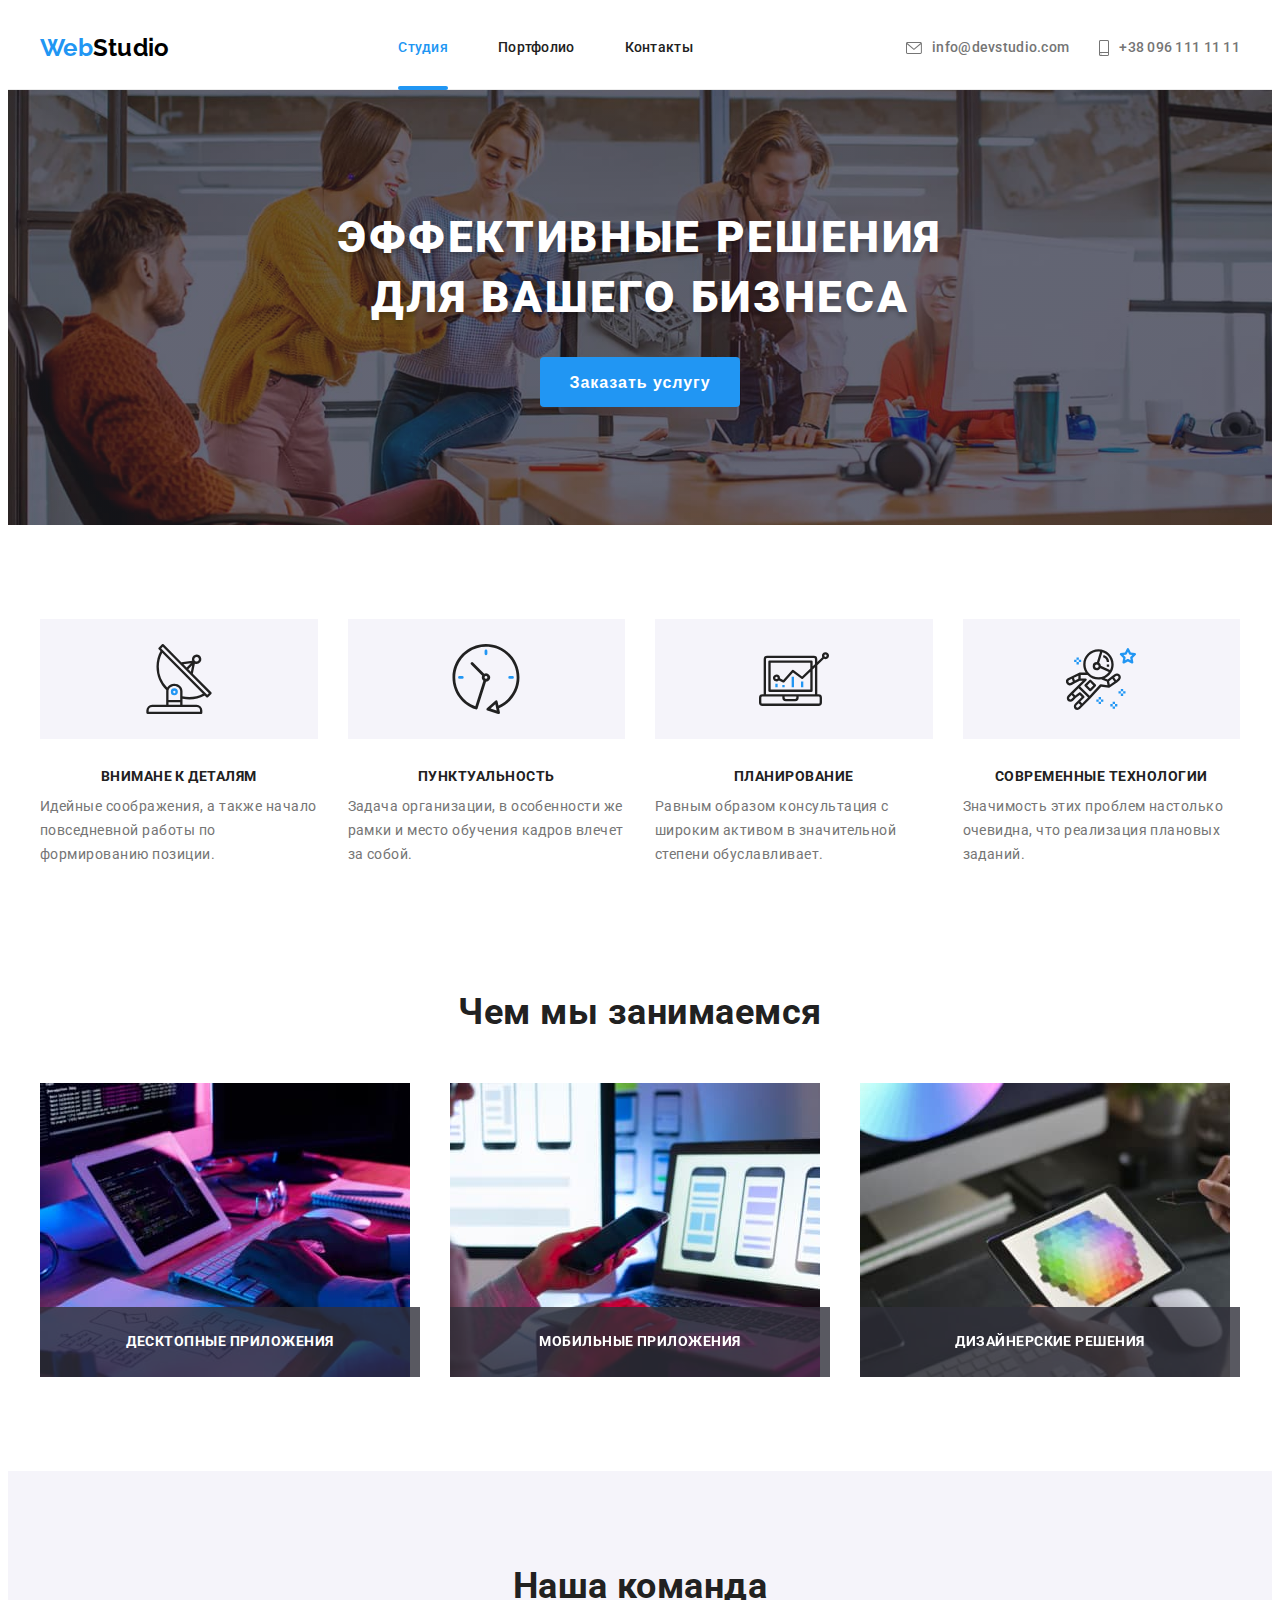
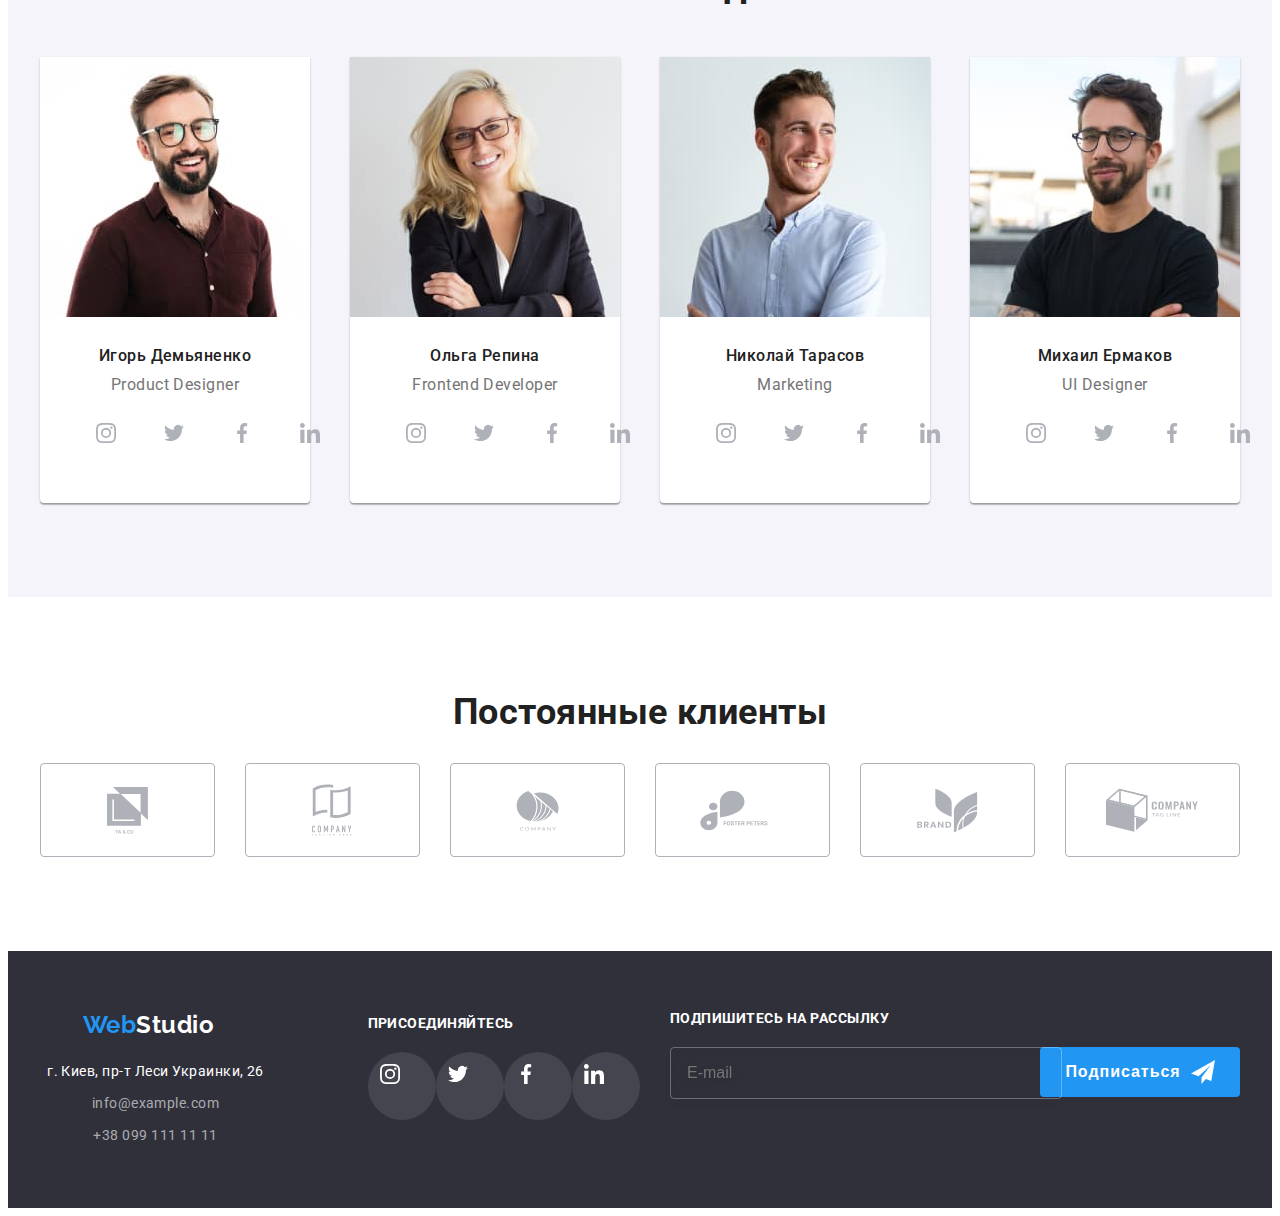
<file: index.html>
<!DOCTYPE html>
<html lang="ru">
<head>
    <meta charset="UTF-8">
    <meta http-equiv="X-UA-Compatible" content="IE=edge">
    <meta name="viewport" content="width=device-width, initial-scale=1.0">
    <title>Студия</title>
    <link href="https://fonts.googleapis.com/css2?family=Raleway:wght@700&family=Roboto:wght@400;500;700;900&display=swap"
        rel="stylesheet">
    <link rel="stylesheet" href="https://cdnjs.cloudflare.com/ajax/libs/modern-normalize/1.1.0/modern-normalize.min.css" integrity="sha512-wpPYUAdjBVSE4KJnH1VR1HeZfpl1ub8YT/NKx4PuQ5NmX2tKuGu6U/JRp5y+Y8XG2tV+wKQpNHVUX03MfMFn9Q==" crossorigin="anonymous" referrerpolicy="no-referrer" />
    <link rel="stylesheet" href="./css/main.min.css">
</head>
<body class="modal-open">
<!--Шапка-->
    <header class="header">
        <div class="container">
            <div class="box">
                
                    <a href="./index.html" class="logo header__logo">Web<span class="logo--black">Studio</span></a>
                                                
                <nav>
                    <ul class="site-nav">
                        <li class="site-nav__item"><a href="" class="site-nav__link current-link">Студия</a></li>
                        <li class="site-nav__item"><a href="./portfolio.html" class="site-nav__link">Портфолио</a></li>
                        <li class="site-nav__item"><a href=""class="site-nav__link">Контакты</a></li>
                    </ul>
                </nav>
                
                <ul class="contacts contacts-mar">
                    <li class="contacts__item"><a href="mailto:info@devstudio.com" class="contacts__link"><svg class="contact__icons contact__icon-mail" width="14" height="10">
                            <use href="./images/icon.svg#icon-mail"></use>
                        </svg>info@devstudio.com</a></li>
                    <li class="contacts__item"><a href="tel:+38 096 111 11 11" class="contacts__link"><svg class="contact__icons contact__icon-phone" width="10" height="14">
                            <use href="./images/icon.svg#icon-smartphone"></use>
                        </svg>+38 096 111 11 11</a></li>    
                </ul>
                <button type="button" class="mob-button-open"><svg width="40" height="40">
                        <use class="mob-icon-open" href="./images/icon.svg#icon-menu-open"></use>
                        </svg>
                </button>
                <div class="mob-menu is-hidden">
                    <button type="button" class="mob-button-close"><svg width="40" height="40">
                            <use class="mob-icon-close" href="./images/icon.svg#icon-close"></use>
                        </svg>
                    </button>
                    <nav>
                        <ul class="mob-nav">
                            <li class="mob-nav__item"><a href="" class="mob-nav__link mob-current-link">Студия</a></li>
                            <li class="mob-nav__item"><a href="./portfolio.html" class="mob-nav__link">Портфолио</a></li>
                            <li class="mob-nav__item"><a href="" class="mob-nav__link">Контакты</a></li>
                        </ul>
                    </nav>
                    
                    <div>
                        <ul class="mob-contacts">
                            <li class="mob-contacts__item"><a href="tel:+38 096 111 11 11" class="mob-contacts__tel">
                                    +38 096 111 11 11</a></li>
                            <li class="mob-contacts__item"><a href="mailto:info@devstudio.com" class="mob-contacts__link">
                                    info@devstudio.com</a></li>
                        </ul>
                        <ul class="mob-social-networks">
                            <li class="mob-social-item">
                                <a href="" class="mob-social-link">Instagram</a>
                            </li>
                            <li class="mob-social-item">
                                <a href="" class="mob-social-link">Twitter</a>
                            </li>
                            <li class="mob-social-item">
                                <a href="" class="mob-social-link">Facebook</a>
                            </li>
                            <li class="mob-social-item">
                                <a href="" class="mob-social-link">Linketdin</a>
                            </li>
                        </ul>
                    </div>
                </div>
            </div>
            
        </div>
    </header> 
<!--Фон-->
    <main>
        <section class="hero">
            <div class="container">
                <h1 class="hero__title">ЭФФЕКТИВНЫЕ РЕШЕНИЯ ДЛЯ ВАШЕГО БИЗНЕСА</h1>
                <button type="button" class="button button-mar" data-modal-open>Заказать услугу</button>
            </div>
        </section>
        <!--Описание-->
        <section class="section">
            <div class="container">
                    <ul class="description">
                        <li class="description__items">
                            <div class="description__icons-bg">
                                <svg width="70" height="70">
                                    <use href="./images/icon.svg#icon-antenna"></use>
                                </svg>
                            </div>
                            <h3 class="description__title">ВНИМАНЕ К ДЕТАЛЯМ</h3>
                            <p>
                                Идейные соображения, а также начало повседневной работы по формированию позиции.
                            </p>
                        </li>
                        <li class="description__items">
                            <div class="description__icons-bg">
                                <svg width="70" height="70">
                                    <use href="./images/icon.svg#icon-clock"></use>
                                </svg>
                            </div>
                            <h3 class="description__title">ПУНКТУАЛЬНОСТЬ</h3>
                            <p>
                                Задача организации, в особенности же рамки и место обучения кадров влечет за собой.</p>
                        </li>
                        <li class="description__items">
                            <div class="description__icons-bg">
                                <svg width="70" height="70">
                                    <use href="./images/icon.svg#icon-diagram"></use>
                                </svg>
                            </div>
                            <h3 class="description__title">ПЛАНИРОВАНИЕ</h3>
                            <p>
                                Равным образом консультация с широким активом в значительной степени обуславливает.
                            </p>
                        </li>
                        <li class="description__items">
                            <div class="description__icons-bg">
                                <svg width="70" height="70">
                                    <use href="./images/icon.svg#icon-astronaut"></use>
                                </svg>
                            </div>
                            <h3 class="description__title">СОВРЕМЕННЫЕ ТЕХНОЛОГИИ</h3>
                            <p>
                                Значимость этих проблем настолько очевидна, что реализация плановых заданий.
                            </p>
                        </li>
                    </ul>
                </div>
        </section>
        <!--Чем мы занимаемся-->
        <section class="works">
            <div class="container">
                    <h2 class="works__title">Чем мы занимаемся</h2>
                    <ul class="works-list">
                        <li class="works-list__item">
                            <a href="">
                                <img
                                srcset="./images/desktop-images/desktop-stydio/desctop-works-1x.jpg 1x, ./images/desktop-images/desktop-stydio/desctop-works-2x.jpg 2x" 
                                src="./images/desktop-images/desktop-stydio/desctop-works-1x.jpg" alt="разработка по" width="" />
                            </a>
                            <div class="works-list__overlay">
                                <h3 class="works-list__overay-title">ДЕСКТОПНЫЕ ПРИЛОЖЕНИЯ</h3>
                            </div>
                        </li>
                        
                        <li class="works-list__item">
                            <a href="">
                                <img 
                                srcset="./images/desktop-images/desktop-stydio/mobile-works-1x.jpg 1x, ./images/desktop-images/desktop-stydio/mobile-works-2x.jpg 2x"
                                src="./images/desktop-images/desktop-stydio/mobile-works-1x.jpg" alt="оформление меню телефона" width="" />
                            </a>
                            <div class="works-list__overlay">
                                <h3 class="works-list__overay-title">МОБИЛЬНЫЕ ПРИЛОЖЕНИЯ</h3>
                            </div>
                        </li>
                        <li class="works-list__item">
                            <a href="">
                                <img 
                                srcset="./images/desktop-images/desktop-stydio/designer-works-1x.jpg 1x, ./images/desktop-images/desktop-stydio/designer-works-2x.jpg 2x"
                                src="./images/desktop-images/desktop-stydio/designer-works-1x.jpg" alt="подбор цветовой гаммы" width="" />
                            </a>
                            <div class="works-list__overlay">
                                <h3 class="works-list__overay-title">ДИЗАЙНЕРСКИЕ РЕШЕНИЯ</h3>
                            </div>
                        </li>
                    </ul>
            </div>
        </section>
        <!--Наша команда-->
        <section class="team section">
            <div class="container">
                    <h2 class="team-title">Наша команда</h2>
                    <ul class="peoples">
                        <li class="card">
                            <picture>
                                <source
                                srcset="./images/desktop-images/desktop-stydio/ihor-demjanenko-desktop-1x.jpg 1x, ./images/desktop-images/desktop-stydio/ihor-demjanenko-desktop-2x.jpg 2x"
                                media="(min-width: 1200px)"
                                />
                                <source
                                srcset="./images/tablet-images/tablet-stydio/ihor-demjanenko-tablet-1x.jpg 1x, ./images/tablet-images/tablet-stydio/ihor-demjanenko-tablet-2x.jpg 2x"
                                media="(min-width: 768px)"
                                />
                                <source
                                srcset="./images/mobile-images/mobile-stydio/ihor-demjanenko-mobile-1x.jpg 1x, ./images/mobile-images/mobile-stydio/ihor-demjanenko-mobile-2x.jpg 2x"
                                media="(min-width: 320px)"
                                />
                                <!-- Бажано ставити в найбільшому розширенні (в даному випадку mobile)-->
                                <img src="./images/mobile-images/mobile-stydio/ihor-demjanenko-mobile-1x.jpg" alt="игорь демьяненко" width="" />

                            </picture>
                            
                                <h3 class="peoples-title">Игорь Демьяненко</h3>
                                <p class="profession">Product Designer</p>
                                <ul class="social-networks">
                                    <li>
                                        <a href="" class="social-link"><svg  width="20" height="20">
                                            <use href="./images/icon.svg#icon-instagram"></use></svg></a>
                                    </li>
                                    <li>
                                        <a href="" class="social-link"><svg  width="20" height="20">
                                            <use href="./images/icon.svg#icon-twitter"></use>
                                        </svg></a>
                                    </li>
                                    <li>
                                        <a href="" class="social-link"><svg  width="20" height="20">
                                            <use href="./images/icon.svg#icon-facebook"></use>
                                        </svg></a>
                                    </li>
                                    <li>
                                        <a href="" class="social-link"><svg  width="20" height="20">
                                            <use href="./images/icon.svg#icon-linkedin"></use>
                                        </svg></a>
                                    </li>    
                            </ul>
                        </li>
                        <li class="card">
                            <picture>
                                <source
                                    srcset="./images/desktop-images/desktop-stydio/olha-repina-desktop-1x.jpg 1x, ./images/desktop-images/desktop-stydio/olha-repina-desktop-2x.jpg 2x"
                                    media="(min-width: 1200px)" />
                                <source
                                    srcset="./images/tablet-images/tablet-stydio/olha-repina-tablet-1x.jpg 1x, ./images/tablet-images/tablet-stydio/olha-repina-tablet-2x.jpg 2x"
                                    media="(min-width: 768px)" />
                                <source
                                    srcset="./images/mobile-images/mobile-stydio/olha-repina-mobile-1x.jpg 1x, ./images/mobile-images/mobile-stydio/olha-repina-mobile-2x.jpg 2x"
                                    media="(min-width: 320px)" />

                                <img src="./images/mobile-images/mobile-stydio/olha-repina-mobile-1x.jpg" alt="ольга репина" width="" />
                                
                            </picture>
                            
                                <h3 class="peoples-title">Ольга Репина</h3>
                                <p class="profession">Frontend Developer</p>
                                <ul class="social-networks">
                                    <li>
                                        <a href="" class="social-link"><svg width="20" height="20">
                                                <use href="./images/icon.svg#icon-instagram"></use>
                                            </svg></a>
                                    </li>
                                    <li>
                                        <a href="" class="social-link"><svg width="20" height="20">
                                                <use href="./images/icon.svg#icon-twitter"></use>
                                            </svg></a>
                                    </li>
                                    <li>
                                        <a href="" class="social-link"><svg width="20" height="20">
                                                <use href="./images/icon.svg#icon-facebook"></use>
                                            </svg></a>
                                    </li>
                                    <li>
                                        <a href="" class="social-link"><svg width="20" height="20">
                                                <use href="./images/icon.svg#icon-linkedin"></use>
                                            </svg></a>
                                    </li>
                                </ul>
                        </li>
                        <li class="card">
                            <picture>
                                <source
                                    srcset="./images/desktop-images/desktop-stydio/nikolay-tarasov-desktop-1x.jpg 1x, ./images/desktop-images/desktop-stydio/nikolay-tarasov-desktop-2x.jpg 2x"
                                    media="(min-width: 1200px)" />
                                <source
                                    srcset="./images/tablet-images/tablet-stydio/nikolay-tarasov-tablet-1x.jpg 1x, ./images/tablet-images/tablet-stydio/nikolay-tarasov-tablet-2x.jpg 2x"
                                    media="(min-width: 768px)" />
                                <source
                                    srcset="./images/mobile-images/mobile-stydio/nikolay-tarasov-mobile-1x.jpg 1x, ./images/mobile-images/mobile-stydio/nikolay-tarasov-mobile-2x.jpg 2x"
                                    media="(min-width: 320px)" />
                            
                                <img src="./images/mobile-images/mobile-stydio/nikolay-tarasov-mobile-1x.jpg" alt="николай тарасов" width="" />
                            
                            </picture>
                                <h3 class="peoples-title">Николай Тарасов</h3>
                                <p class="profession">Marketing</p>
                                <ul class="social-networks">
                                    <li>
                                        <a href="" class="social-link"><svg width="20" height="20">
                                                <use href="./images/icon.svg#icon-instagram"></use>
                                            </svg></a>
                                    </li>
                                    <li>
                                        <a href="" class="social-link"><svg width="20" height="20">
                                                <use href="./images/icon.svg#icon-twitter"></use>
                                            </svg></a>
                                    </li>
                                    <li>
                                        <a href="" class="social-link"><svg width="20" height="20">
                                                <use href="./images/icon.svg#icon-facebook"></use>
                                            </svg></a>
                                    </li>
                                    <li>
                                        <a href="" class="social-link"><svg width="20" height="20">
                                                <use href="./images/icon.svg#icon-linkedin"></use>
                                            </svg></a>
                                    </li>
                                </ul>
                            
                        </li>
                        <li class="card">
                            <picture>
                                <source
                                    srcset="./images/desktop-images/desktop-stydio/michail-ermakov-desktop-1x.jpg 1x, ./images/desktop-images/desktop-stydio/michail-ermakov-desktop-2x.jpg 2x "
                                    media="(min-width: 1200px)" />
                                <source
                                    srcset="./images/tablet-images/tablet-stydio/michail-ermakov-tablet-1x.jpg 1x, ./images/tablet-images/tablet-stydio/michail-ermakov-tablet-2x.jpg 2x"
                                    media="(min-width: 768px)" />
                                <source
                                    srcset="./images/mobile-images/mobile-stydio/michail-ermakov-mobile-1x.jpg 1x, ./images/mobile-images/mobile-stydio/michail-ermakov-mobile-2x.jpg 2x "
                                    media="(min-width: 320px)" />
                                
                                <img src="./images/mobile-images/mobile-stydio/michail-ermakov-mobile-1x.jpg" alt="михаил ермаков" width="" />
                            
                            </picture>
                            
                                <h3 class="peoples-title">Михаил Ермаков</h3>
                                <p class="profession">UI Designer</p>
                                <ul class="social-networks">
                                    <li>
                                        <a href="" class="social-link"><svg width="20" height="20">
                                                <use href="./images/icon.svg#icon-instagram"></use>
                                            </svg></a>
                                    </li>
                                    <li>
                                        <a href="" class="social-link"><svg width="20" height="20">
                                                <use href="./images/icon.svg#icon-twitter"></use>
                                            </svg></a>
                                    </li>
                                    <li>
                                        <a href="" class="social-link"><svg width="20" height="20">
                                                <use href="./images/icon.svg#icon-facebook"></use>
                                            </svg></a>
                                    </li>
                                    <li>
                                        <a href="" class="social-link"><svg width="20" height="20">
                                                <use href="./images/icon.svg#icon-linkedin"></use>
                                            </svg></a>
                                    </li>
                                </ul>
                            
                        </li>
                    </ul>    
            </div>
        </section>
        <!--Постоянные клиенты-->
        <section class="section">
            <div class="container">
                <h2 class="company-title">Постоянные клиенты</h2>
                <ul class="company-list">
                    <li class="company-list__item">
                        <a href="" class="company-link"><svg  width="41" height="47"><use href="./images/icon.svg#icon-Union"></use></svg>
                        </a>
                    </li>
                    <li class="company-list__item">
                        <a href="" class="company-link"><svg width="40" height="52">
                                <use href="./images/icon.svg#icon-tagline-here"></use>
                            </svg>
                        </a>
                    </li>
                    <li class="company-list__item">
                        <a href="" class="company-link"><svg width="43" height="41">
                                <use href="./images/icon.svg#icon-company"></use>
                            </svg>
                        </a>
                    </li>
                    <li class="company-list__item">
                        <a href="" class="company-link"><svg width="84" height="41">
                                <use href="./images/icon.svg#icon-foster-peters"></use>
                            </svg>
                        </a>
                    </li>
                    <li class="company-list__item">
                        <a href="" class="company-link"><svg width="63" height="45">
                                <use href="./images/icon.svg#icon-brand"></use>
                            </svg>
                        </a>
                    </li>
                    <li class="company-list__item">
                        <a href="" class="company-link"><svg width="94" height="44">
                                <use href="./images/icon.svg#icon-tag-line"></use>
                            </svg>
                        </a>
                    </li>
                </ul>
            </div>
        </section>
    </main>

<!--Футер-->
    <footer class="footer">
        <div class="container">
            <div class="footer-flex">
                
                    <div>
                        <a href="./index.html" class="logo mob-logo-down">Web<span class="logo--white">Studio</span></a>
                    
                        <address class="address mob-address">
                            <ul>
                                <li class="address-dn"><a href="г. Киев, пр-т Леси Украинки, 26" class="link">г. Киев, пр-т Леси Украинки,
                                        26</br></a></li>
                                <li class="address-dn"><a href="mailto:info@devstudio.com" class="link-contacts">info@example.com</br></a>
                                </li>
                                <li class="address-dn"><a href="tel:+38 096 111 11 11" class="link-contacts">+38 099 111 11 11</a></li>
                            </ul>
                        </address>
                    </div>
                    <div class="join">
                        <h3 class="join-title">ПРИСОЕДИНЯЙТЕСЬ</h3>
                        <ul class="social-networks-footer">
                            <li>
                                <a href="" class="social-link-footer"><svg width="20" height="20">
                                        <use href="./images/icon.svg#icon-instagram"></use>
                                    </svg></a>
                            </li>
                            <li>
                                <a href="" class="social-link-footer"><svg width="20" height="20">
                                        <use href="./images/icon.svg#icon-twitter"></use>
                                    </svg></a>
                            </li>
                            <li>
                                <a href="" class="social-link-footer"><svg width="20" height="20">
                                        <use href="./images/icon.svg#icon-facebook"></use>
                                    </svg></a>
                            </li>
                            <li>
                                <a href="" class="social-link-footer"><svg width="20" height="20">
                                        <use href="./images/icon.svg#icon-linkedin"></use>
                                    </svg></a>
                            </li>
                        </ul>
                    </div>
                
                <div class="subscription">
                    <h3 class="join-title">ПОДПИШИТЕСЬ НА РАССЫЛКУ</h3>
                    <div class="subscription-flex">
                        <form class="subscription-form">
                            <label>
                                <input class="subscription-input" type="email" name="email" placeholder="E-mail">
                            </label>
                        </form>
                        <button class="button subscription-button" type="submit">Подписаться<svg class="send-svg" width="24" height="24">
                            <use href="./images/icon.svg#icon-send"></use>
                        </svg></button>
                    </div>
                </div>
            </div>
        </div>
    </footer>
<!-- backdrop-->    
    <div class="backdrop is-hidden" data-modal>
        <div class="modal">
            <button type="button" class="close-button" data-modal-close>
                <svg width="30" height="30">
                    <use href="./images/icon.svg#icon-close"></use>
                </svg>                              
            </button>
            
            <form class="form">
                <p class="form-text">Оставьте свои данные,мы вам перезвоним</p>
                <label class="label">
                    <span class="name">Имя</span>
                    <div class="input-pos">
                        <input class="input input-pad" type="text" name="Имя" />
                        <span class="icon">
                            <svg width="18" height="18">
                                <use href="./images/icon.svg#icon-person"></use>
                            </svg>
                        </span>
                    </div>
                </label>
                <label class="label">
                    <span class="name">Телефон</span>
                    <div class="input-pos">
                        <input class="input input-pad" type="tel" name="Телефон" />
                        <span class="icon">
                            <svg width="18" height="18">
                                <use href="./images/icon.svg#icon-phone"></use>
                            </svg>
                        </span>
                    </div>
                </label>
                <label class="label">
                    <span class="name">Почта</span>
                    <div class="input-pos">
                        <input class="input input-pad" type="email" name="Почта" />
                        <span class="icon">
                            <svg width="18" height="18">
                                <use href="./images/icon.svg#icon-email"></use>
                            </svg>
                        </span>
                    </div>
                </label>
                <label class="label">
                    <span class="name">Комментарий</span>
                    <textarea class="input" name="Комментарий" placeholder="Введите текст"></textarea>
                </label>
                <label class="label-checkbox">
                    
                        <input class="checkbox" type="checkbox" name="text" value="Соглашаюсь с рассылкой и принимаю Условия договора" />
                        <span class="icon-checkbox"></span>
                        <span class="checkbox-text">Соглашаюсь с рассылкой и принимаю</span>
                        <a href="" class="checkbox-link">Условия договора</a>
                    
                </label>
                <button type="submit" class="button button-mar">Отправить</button>
                
            </form>
        </div>
    </div>
    <script src="./js/modal.js"></script>
    <script src="./js/menu.js"></script>
    </body>
</html>
</file>
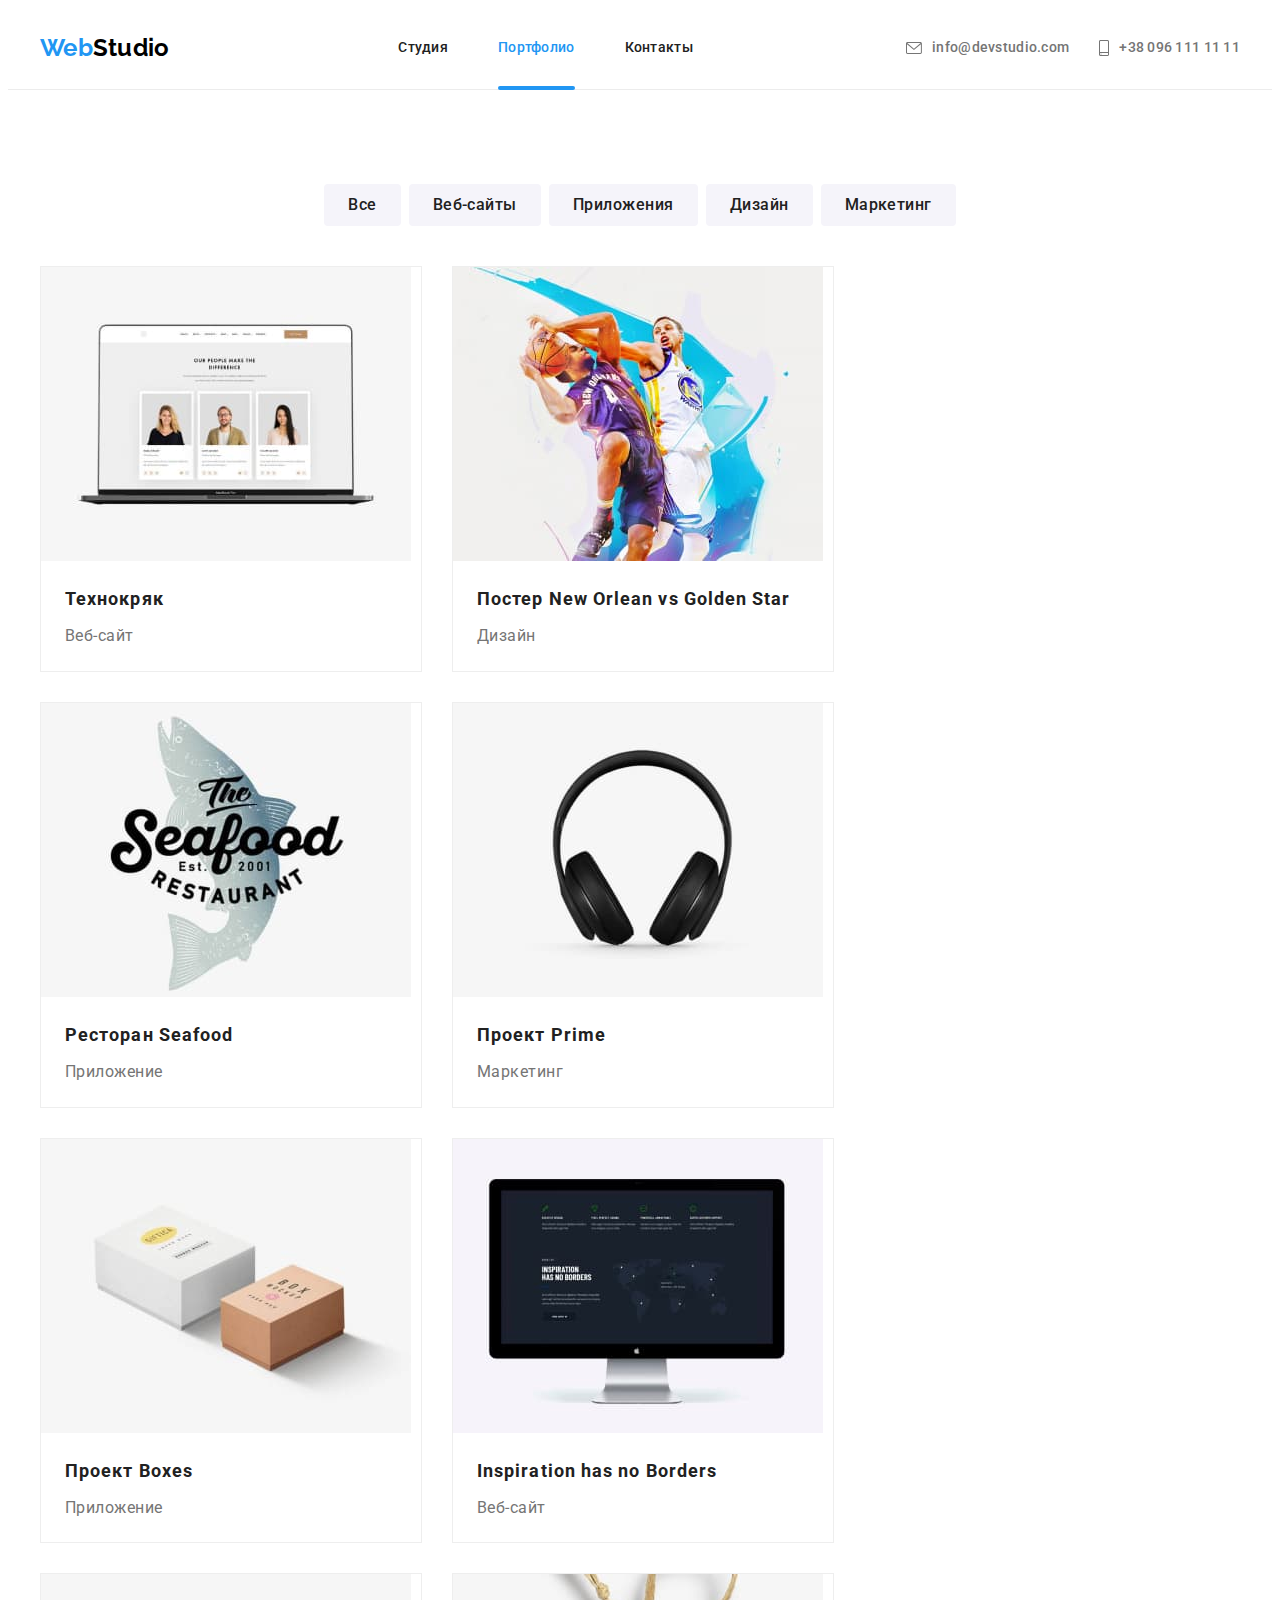
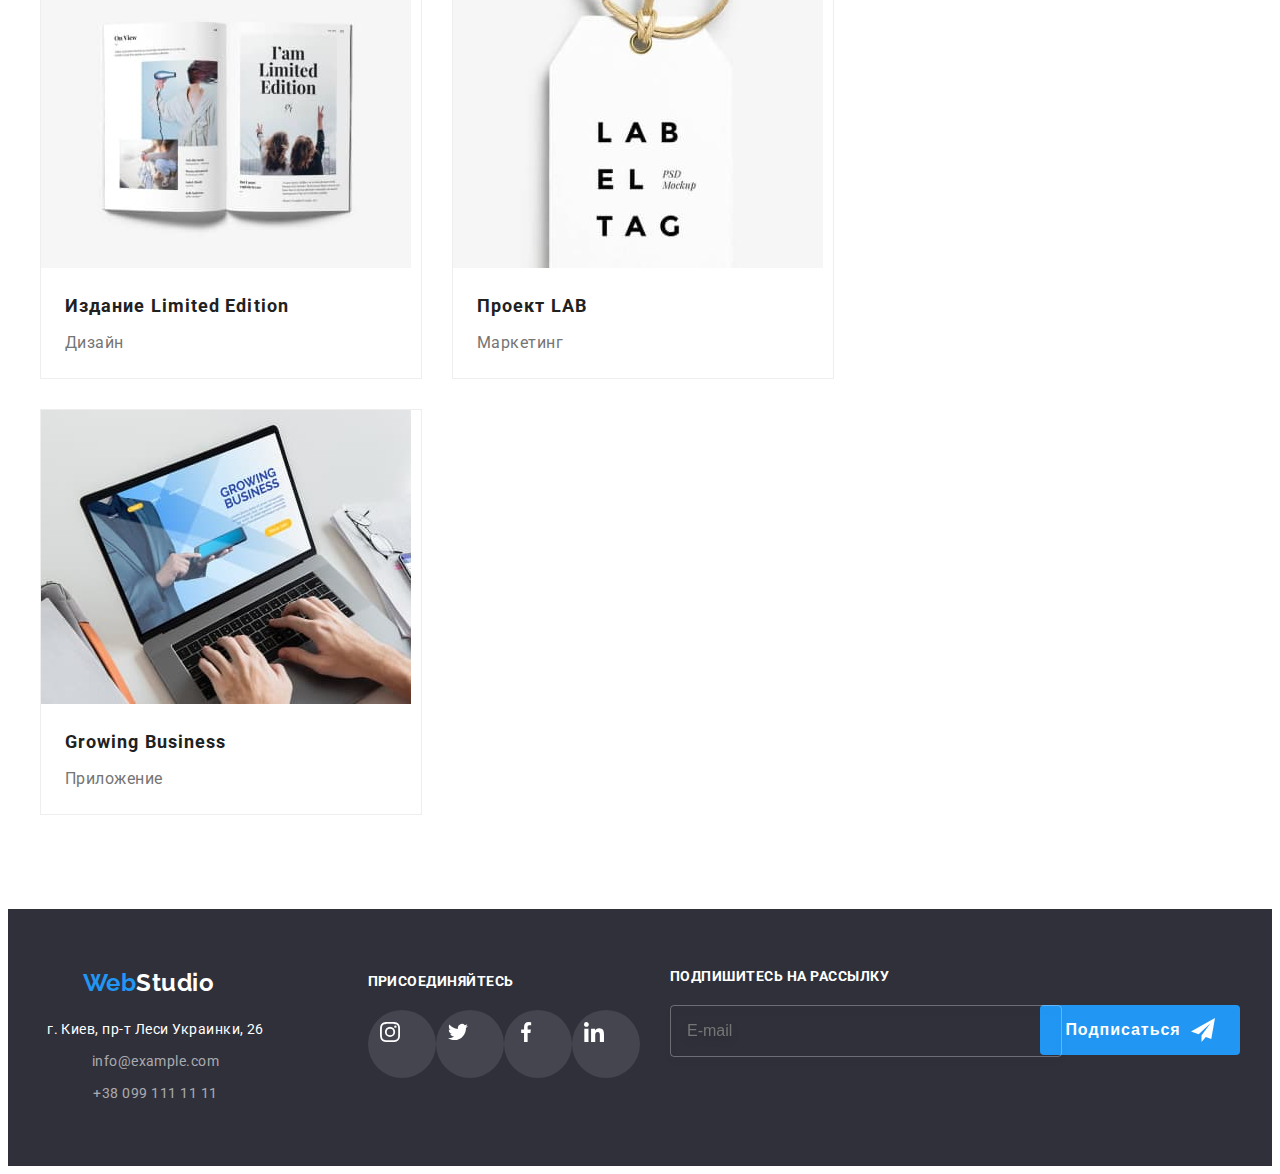
<file: portfolio.html>
<!DOCTYPE html>
<html lang="ru">
<head>
    <meta charset="UTF-8">
    <meta http-equiv="X-UA-Compatible" content="IE=edge">
    <meta name="viewport" content="width=device-width, initial-scale=1.0">
    <title>Портфолио</title>
    <link href="https://fonts.googleapis.com/css2?family=Raleway:wght@700&family=Roboto:wght@400;500;700;900&display=swap"
        rel="stylesheet">
    <link rel="stylesheet" href="https://cdnjs.cloudflare.com/ajax/libs/modern-normalize/1.1.0/modern-normalize.min.css"
        integrity="sha512-wpPYUAdjBVSE4KJnH1VR1HeZfpl1ub8YT/NKx4PuQ5NmX2tKuGu6U/JRp5y+Y8XG2tV+wKQpNHVUX03MfMFn9Q=="
        crossorigin="anonymous" referrerpolicy="no-referrer" />
    <link rel="stylesheet" href="./css/main.min.css">
    </head>
<body>
    <!--Шапка-->
    <header class="header">
        <div class="container">
            <div class="box">
    
                <a href="./index.html" class="logo header__logo">Web<span class="logo--black">Studio</span></a>
    
                <nav>
                    <ul class="site-nav">
                        <li class="site-nav__item"><a href="./index.html" class="site-nav__link ">Студия</a></li>
                        <li class="site-nav__item"><a href="./portfolio.html" class="site-nav__link current-link">Портфолио</a></li>
                        <li class="site-nav__item"><a href="" class="site-nav__link">Контакты</a></li>
                    </ul>
                </nav>
    
                <ul class="contacts contacts-mar">
                    <li class="contacts__item"><a href="mailto:info@devstudio.com" class="contacts__link"><svg
                                class="contact__icons contact__icon-mail" width="14" height="10">
                                <use href="./images/icon.svg#icon-mail"></use>
                            </svg>info@devstudio.com</a></li>
                    <li class="contacts__item"><a href="tel:+38 096 111 11 11" class="contacts__link"><svg
                                class="contact__icons contact__icon-phone" width="10" height="14">
                                <use href="./images/icon.svg#icon-smartphone"></use>
                            </svg>+38 096 111 11 11</a></li>
                </ul>
                <button type="button" class="mob-button-open"><svg width="40" height="40">
                        <use class="mob-icon-open" href="./images/icon.svg#icon-menu-open"></use>
                    </svg>
                </button>
                <div class="mob-menu is-hidden">
                    <button type="button" class="mob-button-close"><svg width="40" height="40">
                            <use class="mob-icon-close" href="./images/icon.svg#icon-close"></use>
                        </svg>
                    </button>
                    <nav>
                        <ul class="mob-nav">
                            <li class="mob-nav__item"><a href="./index.html" class="mob-nav__link">Студия</a></li>
                            <li class="mob-nav__item"><a href="./portfolio.html" class="mob-nav__link mob-current-link">Портфолио</a></li>
                            <li class="mob-nav__item"><a href="" class="mob-nav__link">Контакты</a></li>
                        </ul>
                    </nav>
    
                    <div>
                        <ul class="mob-contacts">
                            <li class="mob-contacts__item"><a href="tel:+38 096 111 11 11" class="mob-contacts__tel">
                                    +38 096 111 11 11</a></li>
                            <li class="mob-contacts__item"><a href="mailto:info@devstudio.com" class="mob-contacts__link">
                                    info@devstudio.com</a></li>
                        </ul>
                        <ul class="mob-social-networks">
                            <li class="mob-social-item">
                                <a href="" class="mob-social-link">Instagram</a>
                            </li>
                            <li class="mob-social-item">
                                <a href="" class="mob-social-link">Twitter</a>
                            </li>
                            <li class="mob-social-item">
                                <a href="" class="mob-social-link">Facebook</a>
                            </li>
                            <li class="mob-social-item">
                                <a href="" class="mob-social-link">Linketdin</a>
                            </li>
                        </ul>
                    </div>
                </div>
            </div>
    
        </div>
    </header>
    <!--наши проекты-->
    <main>
        <section class="section">
            <div class="container">
                    <h1 class="conditional-title">Наши проекты</h1>
                    <!--фильтр-->
                    <ul class="filter">
                        <li class="filter-item"><button type="button" class="portfolio-button">Все</button>
                        <li class="filter-item"><button type="button" class="portfolio-button">Веб-сайты</button>
                        <li class="filter-item"><button type="button" class="portfolio-button">Приложения</button>
                        <li class="filter-item"><button type="button" class="portfolio-button">Дизайн</button>
                        <li class="filter-item"><button type="button" class="portfolio-button">Маркетинг</button>
                    </ul>
                    <!--меню-->
                    <ul class="content-card">
                        <li class="services">
                            <a>
                                                        
                                <div class="services-thumb">
                                    <picture>
                                        <source
                                            srcset="./images/desktop-images/desktop-portfolio/technoquack-desktop-1x.jpg 1x, ./images/desktop-images/desktop-portfolio/technoquack-desktop-2x.jpg 2x"
                                            media="(min-width: 1200px)" />
                                        <source
                                            srcset="./images/tablet-images/tablet-portfolio/technoquack-tablet-1x.jpg 1x, ./images/tablet-images/tablet-portfolio/technoquack-tablet-2x.jpg 2x"
                                            media="(min-width: 768px)" />
                                        <source
                                            srcset="./images/mobile-images/mobile-portfolio/technoquack-mobile-1x.jpg 1x, ./images/tablet-images/tablet-portfolio/technoquack-tablet-2x.jpg 2x"
                                            media="(min-width: 320px)" />
                                    
                                        <img src="./images/mobile-images/mobile-portfolio/technoquack-mobile-1x.jpg" alt="technoquack" width="" />
                                    
                                    </picture>
                                        
                                        
                                    <div class="services-overlay">
                                        <div class="services-text">
                                            <p>Ресурс предлагает комплексные предложения с разным уровнем функционала и сервисов. Все это позволит посетителю
                                                    получить
                                                    исчерпывающие сведения о компании или частном лице.
                                            </p>
                                        </div>
                                    </div>
                                </div>
                                                                                               
                                <div class="services-content">
                                    <h2 class="services-title">Технокряк</h2>
                                    <p>Веб-сайт</p>
                                </div>
                            </a>
                        </li>
                        <li class="services">
                            <a>
                                <div class="services-thumb">
                                    <picture>
                                        <source
                                            srcset="./images/desktop-images/desktop-portfolio/poster-desktop-1x.jpg 1x, ./images/desktop-images/desktop-portfolio/poster-desktop-2x.jpg 2x "
                                            media="(min-width: 1200px)" />
                                        <source
                                            srcset="./images/tablet-images/tablet-portfolio/poster-tablet-1x.jpg 1x, ./images/tablet-images/tablet-portfolio/poster-tablet-2x.jpg 2x"
                                            media="(min-width: 768px)" />
                                        <source
                                            srcset="./images/mobile-images/mobile-portfolio/poster-mobile-1x.jpg 1x, ./images/mobile-images/mobile-portfolio/poster-mobile-2x.jpg 2x "
                                            media="(min-width: 320px)" />
                                    
                                        <img src="./images/mobile-images/mobile-portfolio/poster-mobile-1x.jpg" alt="poster" width="" />
                                    
                                    </picture>
                                                                    
                                    <div class="services-overlay">
                                        <div class="services-text">
                                            <p>Ресурс предлагает комплексные предложения с разным уровнем функционала и сервисов. Все это позволит
                                                посетителю
                                                получить
                                                исчерпывающие сведения о компании или частном лице.
                                            </p>
                                        </div>
                                    </div>
                                </div>
                                
                                <div class="services-content">
                                    <h2 class="services-title">Постер New Orlean vs Golden Star</h2>
                                    <p>Дизайн</p>
                                </div>
                            </a>
                        </li>

                        <li class="services">
                            <a>
                                <div class="services-thumb">
                                    <picture>
                                        <source
                                            srcset="./images/desktop-images/desktop-portfolio/restaurant-seafood-desktop-1x.jpg 1x, ./images/desktop-images/desktop-portfolio/restaurant-seafood-desktop-2x.jpg 2x"
                                            media="(min-width: 1200px)" />
                                        <source
                                            srcset="./images/tablet-images/tablet-portfolio/restaurant-seafood-tablet-1x.jpg 1x, ./images/tablet-images/tablet-portfolio/restaurant-seafood-tablet-2x.jpg 2x"
                                            media="(min-width: 768px)" />
                                        <source
                                            srcset="./images/mobile-images/mobile-portfolio/restaurant-seafood-mobile-1x.jpg 1x, ./images/mobile-images/mobile-portfolio/restaurant-seafood-mobile-2x.jpg 2x"
                                            media="(min-width: 320px)" />
                                    
                                        <img src="./images/mobile-images/mobile-portfolio/restaurant-seafood-mobile-1x.jpg" alt="restaurant-seafood" width="" />
                                    
                                    </picture>
                                                                    
                                    <div class="services-overlay">
                                        <div class="services-text">
                                            <p>Ресурс предлагает комплексные предложения с разным уровнем функционала и сервисов. Все это позволит
                                                посетителю
                                                получить
                                                исчерпывающие сведения о компании или частном лице.
                                            </p>
                                        </div>
                                    </div>
                                </div>
                                
                                <div class="services-content">
                                    <h2 class="services-title">Ресторан Seafood</h2>
                                    <p>Приложение</p>
                                </div>
                            </a>
                        </li>
                        <li class="services">
                            <a>
                                <div class="services-thumb">
                                    <picture>
                                        <source
                                            srcset="./images/desktop-images/desktop-portfolio/project-prime-desktop-1x.jpg 1x, ./images/desktop-images/desktop-portfolio/project-prime-desktop-2x.jpg 2x"
                                            media="(min-width: 1200px)" />
                                        <source
                                            srcset="./images/tablet-images/tablet-portfolio/project-prime-tablet-1x.jpg 1x, ./images/tablet-images/tablet-portfolio/project-prime-tablet-2x.jpg 2x"
                                            media="(min-width: 768px)" />
                                        <source
                                            srcset="./images/mobile-images/mobile-portfolio/project-prime-mobile-1x.jpg 1x, ./images/mobile-images/mobile-portfolio/project-prime-mobile-2x.jpg 2x"
                                            media="(min-width: 320px)" />
                                    
                                        <img src="./images/mobile-images/mobile-portfolio/project-prime-mobile-1x.jpg" alt="project-prime" width="" />
                                    
                                    </picture>
                                                                    
                                    <div class="services-overlay">
                                        <div class="services-text">
                                            <p>Ресурс предлагает комплексные предложения с разным уровнем функционала и сервисов. Все это позволит
                                                посетителю
                                                получить
                                                исчерпывающие сведения о компании или частном лице.
                                            </p>
                                        </div>
                                    </div>
                                </div>
                                
                               <div class="services-content">
                                    <h2 class="services-title">Проект Prime</h2>
                                    <p>Маркетинг</p>
                               </div>
                            </a>
                        </li>
                        <li class="services">
                            <a>
                                <div class="services-thumb">
                                    <picture>
                                        <source
                                            srcset="./images/desktop-images/desktop-portfolio/project-boxes-desktop-1x.jpg 1x, ./images/desktop-images/desktop-portfolio/project-boxes-desktop-2x.jpg 2x"
                                            media="(min-width: 1200px)" />
                                        <source
                                            srcset="./images/tablet-images/tablet-portfolio/project-boxes-tablet-1x.jpg 1x, ./images/tablet-images/tablet-portfolio/project-boxes-tablet-2x.jpg 2x"
                                            media="(min-width: 768px)" />
                                        <source
                                            srcset="./images/mobile-images/mobile-portfolio/project-boxes-mobile-1x.jpg 1x, ./images/mobile-images/mobile-portfolio/project-boxes-mobile-2x.jpg 2x"
                                            media="(min-width: 320px)" />
                                    
                                        <img src="./images/mobile-images//mobile-portfolio//project-boxes-mobile-1x.jpg" alt="project-boxes" width="" />
                                    
                                    </picture>
                                                                    
                                    <div class="services-overlay">
                                        <div class="services-text">
                                            <p>Ресурс предлагает комплексные предложения с разным уровнем функционала и сервисов. Все это позволит
                                                посетителю
                                                получить
                                                исчерпывающие сведения о компании или частном лице.
                                            </p>
                                        </div>
                                    </div>
                                </div>
                                
                                <div class="services-content">
                                    <h2 class="services-title">Проект Boxes</h2>
                                    <p>Приложение</p>
                                </div>
                            </a>
                        </li>
                        <li class="services">
                            <a>
                                <div class="services-thumb">
                                    <picture>
                                        <source
                                            srcset="./images/desktop-images/desktop-portfolio/inspiration-desktop-1x.jpg 1x, ./images/desktop-images/desktop-portfolio/inspiration-desktop-2x.jpg 2x"
                                            media="(min-width: 1200px)" />
                                        <source
                                            srcset="./images/tablet-images/tablet-portfolio/inspiration-tablet-1x.jpg 1x, ./images/tablet-images/tablet-portfolio/inspiration-tablet-2x.jpg 2x"
                                            media="(min-width: 768px)" />
                                        <source
                                            srcset="./images/mobile-images/mobile-portfolio/inspiration-mobile-1x.jpg 1x, ./images/mobile-images/mobile-portfolio/inspiration-mobile-2x.jpg 2x"
                                            media="(min-width: 320px)" />
                                    
                                        <img src="./images//mobile-images//mobile-portfolio/inspiration-mobile-1x.jpg" alt="inspiration" width="" />
                                    
                                    </picture>
                                                                    
                                    <div class="services-overlay">
                                        <div class="services-text">
                                            <p>Ресурс предлагает комплексные предложения с разным уровнем функционала и сервисов. Все это позволит
                                                посетителю
                                                получить
                                                исчерпывающие сведения о компании или частном лице.
                                            </p>
                                        </div>
                                    </div>
                                </div>
                                
                                <div class="services-content">
                                    <h2 class="services-title">Inspiration has no Borders</h2>
                                    <p>Веб-сайт</p>
                                </div>
                            </a>
                        </li>
                        <li class="services">
                            <a>
                                <div class="services-thumb">
                                    <picture>
                                        <source
                                            srcset="./images/desktop-images/desktop-portfolio/limited-edition-desktop-1x.jpg 1x, ./images/desktop-images/desktop-portfolio/limited-edition-desktop-2x.jpg 2x"
                                            media="(min-width: 1200px)" />
                                        <source
                                            srcset="./images/tablet-images/tablet-portfolio/limited-edition-tablet-1x.jpg 1x, ./images/tablet-images/tablet-portfolio/limited-edition-tablet-2x.jpg 2x"
                                            media="(min-width: 768px)" />
                                        <source
                                            srcset="./images/mobile-images/mobile-portfolio/edition-mobile-1x.jpg 1x, ./images/mobile-images/mobile-portfolio/edition-mobile-2x.jpg 2x"
                                            media="(min-width: 320px)" />
                                    
                                        <img src="./images/mobile-images/mobile-portfolio/edition-mobile-1x.jpg" alt="limited-edition" width="" />
                                    
                                    </picture>
                                                                    
                                    <div class="services-overlay">
                                        <div class="services-text">
                                            <p>Ресурс предлагает комплексные предложения с разным уровнем функционала и сервисов. Все это позволит
                                                посетителю
                                                получить
                                                исчерпывающие сведения о компании или частном лице.
                                            </p>
                                        </div>
                                    </div>
                                </div>
                                
                                <div class="services-content">
                                    <h2 class="services-title">Издание Limited Edition</h2>
                                    <p>Дизайн</p>
                                </div>
                            </a>
                        </li>
                        <li class="services">
                            <a>
                                <div class="services-thumb">
                                    <picture>
                                        <source
                                            srcset="./images/desktop-images/desktop-portfolio/project-lab-desktop-1x.jpg 1x, ./images/desktop-images/desktop-portfolio/project-lab-desktop-2x.jpg 2x"
                                            media="(min-width: 1200px)" />
                                        <source
                                            srcset="./images/tablet-images/tablet-portfolio/project-lab-tablet-1x.jpg 1x, ./images/tablet-images/tablet-portfolio/project-lab-tablet-2x.jpg 2x"
                                            media="(min-width: 768px)" />
                                        <source
                                            srcset="./images/mobile-images/mobile-portfolio/project-lab-mobile-1x.jpg 1x, ./images/mobile-images/mobile-portfolio/project-lab-mobile-2x.jpg 2x"
                                            media="(min-width: 320px)" />
                                    
                                        <img src="./images/mobile-images/mobile-portfolio/project-lab-mobile-1x.jpg" alt="project-lab" width="" />
                                    
                                    </picture>
                                                                    
                                    <div class="services-overlay">
                                        <div class="services-text">
                                            <p>Ресурс предлагает комплексные предложения с разным уровнем функционала и сервисов. Все это позволит
                                                посетителю
                                                получить
                                                исчерпывающие сведения о компании или частном лице.
                                            </p>
                                        </div>
                                    </div>
                                </div>
                                
                                <div class="services-content">
                                    <h2 class="services-title">Проект LAB</h2>
                                    <p>Маркетинг</p>
                                </div>
                            </a>
                        </li>
                        <li class="services">
                            <a>
                                <div class="services-thumb">
                                    <picture>
                                        <source
                                            srcset="./images/desktop-images/desktop-portfolio/groving-business-desktop-1x.jpg 1x, ./images/desktop-images/desktop-portfolio/groving-business-desktop-2x.jpg 2x"
                                            media="(min-width: 1200px)" />
                                        <source
                                            srcset="./images/tablet-images/tablet-portfolio/growing-business-tablet-1x.jpg 1x, ./images/tablet-images/tablet-portfolio/growing-business-tablet-2x.jpg 2x"
                                            media="(min-width: 768px)" />
                                        <source
                                            srcset="./images/mobile-images/mobile-portfolio/growing-business-mobile-1x.jpg 1x, ./images/mobile-images/mobile-portfolio/growing-business-mobile-2x.jpg 2x"
                                            media="(min-width: 320px)" />
                                    
                                        <img src="./images/mobile-images/mobile-portfolio/growing-business-mobile-1x.jpg" alt="growing-business" width="" />
                                    
                                    </picture>
                                                                    
                                    <div class="services-overlay">
                                        <div class="services-text">
                                            <p>Ресурс предлагает комплексные предложения с разным уровнем функционала и сервисов. Все это позволит
                                                посетителю
                                                получить
                                                исчерпывающие сведения о компании или частном лице.
                                            </p>
                                        </div>
                                    </div>
                                </div>
                                
                                <div class="services-content">
                                    <h2 class="services-title">Growing Business</h2>
                                    <p>Приложение</p>
                                </div>
                            </a>
                        </li>
                    </ul>
            </div>
        </section>
    </main>
 <!--Футер-->  
    <footer class="footer">
        <div class="container">
            <div class="footer-flex">
            
                <div>
                    <a href="./index.html" class="logo mob-logo-down">Web<span class="logo--white">Studio</span></a>
            
                    <address class="address mob-address">
                        <ul>
                            <li class="address-dn"><a href="г. Киев, пр-т Леси Украинки, 26" class="link">г. Киев, пр-т Леси
                                    Украинки,
                                    26</br></a></li>
                            <li class="address-dn"><a href="mailto:info@devstudio.com"
                                    class="link-contacts">info@example.com</br></a>
                            </li>
                            <li class="address-dn"><a href="tel:+38 096 111 11 11" class="link-contacts">+38 099 111 11 11</a></li>
                        </ul>
                    </address>
                </div>
                <div class="join">
                    <h3 class="join-title">ПРИСОЕДИНЯЙТЕСЬ</h3>
                    <ul class="social-networks-footer">
                        <li>
                            <a href="" class="social-link-footer"><svg width="20" height="20">
                                    <use href="./images/icon.svg#icon-instagram"></use>
                                </svg></a>
                        </li>
                        <li>
                            <a href="" class="social-link-footer"><svg width="20" height="20">
                                    <use href="./images/icon.svg#icon-twitter"></use>
                                </svg></a>
                        </li>
                        <li>
                            <a href="" class="social-link-footer"><svg width="20" height="20">
                                    <use href="./images/icon.svg#icon-facebook"></use>
                                </svg></a>
                        </li>
                        <li>
                            <a href="" class="social-link-footer"><svg width="20" height="20">
                                    <use href="./images/icon.svg#icon-linkedin"></use>
                                </svg></a>
                        </li>
                    </ul>
                </div>
            
                <div class="subscription">
                    <h3 class="join-title">ПОДПИШИТЕСЬ НА РАССЫЛКУ</h3>
                    <div class="subscription-flex">
                        <form class="subscription-form">
                            <label>
                                <input class="subscription-input" type="email" name="email" placeholder="E-mail">
                            </label>
                        </form>
                        <button class="button subscription-button" type="submit">Подписаться<svg class="send-svg" width="24"
                                height="24">
                                <use href="./images/icon.svg#icon-send"></use>
                            </svg></button>
                    </div>
                </div>
            </div>
        </div>
    </footer>
 </body>
</html>
</file>
<file: css/main.min.css>
:root{--primary-text-color: #757575;--second-text-coor: #212121;--accent-hover-color: #2196f3;--primery-white-color: #ffffff;--main-tranzitions: 250ms cubic-bezier(0.4, 0, 0.2, 1)}body{background-color:var(--primery-white-color);color:var(--primary-text-color);font-family:Roboto,sans-serif;letter-spacing:.03em}img{display:block;max-width:100%;height:auto}h1,h2,h3,h4,h5,h6,p,ul{margin:0}ul{list-style:none;padding-inline-start:0;margin-block-start:0em;margin-block-end:0em}button{border:0;padding:0}a{text-decoration:none}.container{padding:0 15px;width:100%;margin:0 auto}@media(min-width: 480px){.container{width:480px}}@media(min-width: 768px){.container{width:768px}}@media(min-width: 1200px){.container{width:1200px}}.header{background-color:#2f303a;margin-left:auto;margin-right:auto;background-color:var(--primery-white-color);border-bottom:1px solid #ececec;font-weight:500;font-size:14px;line-height:1.14;letter-spacing:.02em}.box{display:flex;align-items:center;justify-content:space-between}.mob-button-open{display:block;width:40px;height:40px;background-color:rgba(0,0,0,0)}.mob-button-open:hover,.mob-button-open:focus{fill:var(--accent-hover-color)}@media screen and (min-width: 768px){.mob-button-open{display:none}}.no-scroll{overflow:hidden}.logo{display:block;width:145px;color:var(--accent-hover-color);font-family:Raleway,sans-serif;font-weight:bold;font-size:24px;line-height:1.2;text-decoration:none}.header__logo{padding:16px 0}@media screen and (min-width: 768px){.header__logo{padding:26px 0}}.logo--black{color:#000}.site-nav{display:none}@media screen and (min-width: 768px){.site-nav{display:flex}}.site-nav__link{color:var(--second-text-coor);font-weight:500;font-size:14px;line-height:1.14;letter-spacing:.02em;padding:32px 0;text-decoration:none;transition:color var(--main-tranzitions)}.site-nav__link:hover,.site-nav__link:focus{color:var(--accent-hover-color)}.site-nav .current-link{position:relative;color:var(--accent-hover-color)}.site-nav__item:not(:last-child){margin-right:50px}.current-link::after{content:"";position:absolute;display:block;height:4px;width:100%;left:0;bottom:-3px;background-color:var(--accent-hover-color);border-radius:2px}.contacts{display:none}@media screen and (min-width: 768px){.contacts{display:block}}@media screen and (min-width: 1200px){.contacts{display:flex}}.contacts__item:not(:last-child){margin-right:30px}@media screen and (min-width: 768px)and (max-width: 1199px){.contacts__item:not(:last-child){margin-right:0;margin-bottom:10px}}.contacts__link{display:flex;align-items:center;color:var(--primary-text-color);fill:#757575;font-weight:500;font-size:12px;line-height:1.14;letter-spacing:.02em;padding:32px 0;text-decoration:none;transition:color var(--main-tranzitions)}.contacts__link:hover,.contacts__link:focus{color:var(--accent-hover-color)}@media screen and (min-width: 768px){.contacts__link{padding:0}}@media screen and (min-width: 1200px){.contacts__link{font-size:14px}}.contact__icons{margin-right:8px;fill:currentColor}@media screen and (min-width: 1200px){.contact__icons{margin-right:10px}}@media screen and (min-width: 1200px){.contact__icon-mail{width:16px;height:12px}}@media screen and (min-width: 1200px){.contact__icon-phone{width:10px;height:16px}}.mob-menu{position:fixed;top:0;left:0;width:100vw;height:100vh;display:flex;flex-direction:column;justify-content:space-between;background-color:var(--primery-white-color);padding:48px 40px;font-weight:500;font-size:40px;line-height:1.17;letter-spacing:.02em;color:var(--second-text-coor);transform:translateY(0%);opacity:1;transition:transform var(--main-tranzitions),opacity var(--main-tranzitions);overflow-y:auto;z-index:2}.mob-menu.is-hidden{position:absolute;transform:translateY(-100%);opacity:0}.mob-button-close{background-color:rgba(0,0,0,0);position:absolute;top:10px;right:15px}.mob-button-close:hover,.mob-button-close:focus{fill:var(--accent-hover-color)}.mob-nav__item:not(:last-child){margin-bottom:30px}.mob-nav__link{color:var(--second-text-coor);text-decoration:none;transition:color var(--main-tranzitions)}.mob-nav__link:hover,.mob-nav__link:focus{color:var(--accent-hover-color)}.mob-current-link{color:var(--accent-hover-color)}.mob-contacts{margin:64px 0px}.mob-contacts__tel{font-size:34px;color:var(--accent-hover-color);margin-bottom:32px}.mob-contacts__link{font-size:24px;color:var(--primary-text-color)}.mob-social-networks{display:flex;flex-wrap:wrap;font-size:18px;line-height:1.22;color:var(--accent-hover-color)}.mob-social-item{padding-left:10px;padding-right:10px;border-right:1px solid rgba(33,33,33,.2)}.mob-social-item:first-child{padding-left:0}.mob-social-item:last-child{padding-right:0;border-right:none}.mob-social-link{color:var(--accent-hover-color)}.hero{max-width:100%;background-color:#2f303a;padding:118px 0;background-image:linear-gradient(rgba(47, 48, 58, 0.4), rgba(47, 48, 58, 0.4)),url(../../images/mobile-images/mobile-stydio/hero-img-mobile-1x.jpg);margin-left:auto;margin-right:auto;background-position:center;background-repeat:no-repeat;background-size:cover}@media(min-device-pixel-ratio: 2),(min-resolution: 192dpi),(min-resolution: 2dppx){.hero{background-image:linear-gradient(rgba(47, 48, 58, 0.4), rgba(47, 48, 58, 0.4)),url(../../images/mobile-images/mobile-stydio/hero-img-mobile-2x.jpg)}}@media screen and (min-width: 768px){.hero{background-image:linear-gradient(rgba(47, 48, 58, 0.4), rgba(47, 48, 58, 0.4)),url(../../images/tablet-images/tablet-stydio/hero-img-tablet-1x.jpg)}}@media screen and (min-width: 768px)and (min-device-pixel-ratio: 2),screen and (min-width: 768px)and (min-resolution: 192dpi),screen and (min-width: 768px)and (min-resolution: 2dppx){.hero{background-image:linear-gradient(rgba(47, 48, 58, 0.4), rgba(47, 48, 58, 0.4)),url(../../images/tablet-images/tablet-stydio/hero-img-tablet-2x.jpg)}}@media screen and (min-width: 1200px){.hero{background-image:linear-gradient(rgba(47, 48, 58, 0.4), rgba(47, 48, 58, 0.4)),url(../../images/desktop-images/desktop-stydio/hero-desktop-1x.jpg)}}@media screen and (min-width: 1200px)and (min-device-pixel-ratio: 2),screen and (min-width: 1200px)and (min-resolution: 192dpi),screen and (min-width: 1200px)and (min-resolution: 2dppx){.hero{background-image:linear-gradient(rgba(47, 48, 58, 0.4), rgba(47, 48, 58, 0.4)),url(../../images/desktop-images/desktop-stydio/hero-desktop-2x.jpg)}}.hero__title{display:block;margin-left:auto;margin-right:auto;max-width:360px;color:var(--primery-white-color);font-weight:900;font-size:26px;line-height:1.6;text-align:center;letter-spacing:.06em;text-shadow:0px 4px 4px rgba(0,0,0,.25)}@media screen and (min-width: 1200px){.hero__title{font-size:44px;line-height:1.36;min-width:696px}}.button-mar{margin-top:30px}.button{display:block;margin-left:auto;margin-right:auto;width:200px;height:50px;border-radius:4px;cursor:pointer;color:var(--primery-white-color);background-color:var(--accent-hover-color);font-weight:bold;font-size:16px;line-height:1.87;letter-spacing:.06em}.section{margin-left:auto;margin-right:auto;background-color:var(--primery-white-color);padding:60px 0}@media screen and (min-width: 1200px){.section{padding:94px 0}}.description{color:var(--primary-text-color);font-size:14px;line-height:1.71}@media screen and (min-width: 768px)and (max-width: 1199px){.description{display:flex;flex-wrap:wrap;gap:30px}}@media screen and (min-width: 1200px){.description{display:flex;justify-content:space-between}}.description__items{width:100%}.description__items:not(:last-child){margin-bottom:30px}@media screen and (min-width: 768px)and (max-width: 1199px){.description__items{max-width:calc(50% - 15px)}.description__items:not(:last-child){margin-bottom:0px}}@media screen and (min-width: 1200px){.description__items{max-width:calc((100% - 90px)/4)}}.description__icons-bg{display:flex;justify-content:center;align-items:center;background-color:#f5f4fa;height:120px;margin-bottom:30px}.description__title{text-align:center;margin-bottom:10px;color:var(--second-text-coor);font-weight:bold;font-size:14px;line-height:1.14}.works{padding-bottom:94px;display:none}@media screen and (min-width: 1200px){.works{display:block}}.works__title{display:block;margin-bottom:50px;color:var(--second-text-coor);font-weight:bold;font-size:36px;line-height:1.17;text-align:center}.works-list{justify-content:space-between;display:flex;padding:0}.works-list__item{position:relative;display:block;margin:0;width:calc((100% - 60px)/3)}.works-list__overlay{position:absolute;left:0;bottom:0;width:100%;height:70px;display:flex;justify-content:center;align-items:center}.works-list__overlay::after{content:"";position:absolute;display:block;width:100%;height:100%;background-color:rgba(47,48,58,.8);z-index:0}.works-list__overay-title{font-weight:bold;font-size:14px;line-height:1.14;color:var(--primery-white-color);z-index:1}.team{color:var(--primary-text-color);background-color:#f5f4fa;font-size:16px;line-height:1.18}.team-title{display:block;text-align:center;margin-bottom:30px;color:var(--second-text-coor);font-weight:700;font-size:28px;line-height:1.14}@media screen and (min-width: 1200px){.team-title{margin-bottom:50px;font-size:36px;line-height:1.17}}.peoples{justify-content:space-between;padding:0}@media screen and (min-width: 768px){.peoples{display:flex;flex-wrap:wrap;gap:30px}}.card{max-width:450px;text-align:center;background-color:var(--primery-white-color);padding-bottom:24px;border-radius:0px 0px 4px 4px;box-shadow:0px 1px 3px rgba(0,0,0,.12),0px 1px 1px rgba(0,0,0,.14),0px 2px 1px rgba(0,0,0,.2)}.card:not(:last-child){margin-bottom:30px}@media screen and (min-width: 768px){.card{max-width:calc((100% - 30px)/2)}.card:not(:last-child){margin-bottom:0px}}.peoples-title{color:var(--second-text-coor);margin-top:30px;font-weight:500;font-size:16px;line-height:1.18;text-align:center}.profession{margin-top:10px}.social-networks{display:flex;margin-top:16px;margin-right:auto;margin-left:auto;justify-content:space-between;max-width:206px}.social-link{border-radius:50%;padding:12px;display:block;width:44px;height:44px;fill:#afb1b8;transition:background-color var(--main-tranzitions),fill var(--main-tranzitions)}.social-link:hover,.social-link:focus{background-color:var(--accent-hover-color);fill:var(--primery-white-color)}.company-title{font-weight:bold;font-size:28px;line-height:1.17;text-align:center;color:var(--second-text-coor)}@media screen and (min-width: 1200px){.company-title{font-size:36px}}.company-list{display:flex;flex-wrap:wrap;column-gap:30px}.company-list__item{margin-top:30px;width:calc((100% - 30px)/2)}@media(min-width: 768px){.company-list__item{width:calc((100% - 60px)/3)}}@media screen and (min-width: 1200px){.company-list__item{width:calc((100% - 150px)/6)}}.company-link{display:flex;justify-content:center;align-items:center;min-width:130px;min-height:92px;fill:#afb1b8;border:1px solid #afb1b8;border-radius:4px;transition:background-color var(--main-tranzitions),fill var(--main-tranzitions)}.company-link:hover,.company-link:focus{fill:var(--accent-hover-color);border:1px solid var(--accent-hover-color)}.footer{background-color:#2f303a;margin-left:auto;margin-right:auto;padding:60px 0;font-size:14px;line-height:1.71}@media(min-width: 768px){.footer-flex{display:flex;flex-wrap:wrap;justify-content:space-around}}@media(min-width: 1200px){.footer-flex{justify-content:space-between}}.logo--white{color:var(--primery-white-color)}.mob-logo-down{margin-right:auto;margin-left:auto}.address{width:231px;margin-top:20px;padding:0}.address-dn:not(:last-child){margin-bottom:8px}.address .link{color:var(--primery-white-color);text-decoration:none;font-style:normal}.address .link-contacts{color:rgba(255,255,255,.6);text-decoration:none;font-style:normal;transition:color var(--main-tranzitions)}.address .link-contacts:hover,.address .link-contacts:focus{color:var(--accent-hover-color)}.address-dn{text-align:center}.mob-address{margin-right:auto;margin-left:auto}.join{width:206px;margin-left:auto;margin-right:auto;padding-top:60px;padding-bottom:60px}@media(min-width: 768px){.join{margin:0;padding-bottom:0;padding-top:5px}}.join-title{text-align:center;font-weight:bold;font-size:14px;line-height:1.14;color:var(--primery-white-color);margin-bottom:20px}@media screen and (min-width: 1200px){.join-title{text-align:start}}.social-networks-footer{display:flex;justify-content:space-between}.social-link-footer{display:block;width:44px;height:44px;border-radius:50%;background-color:rgba(255,255,255,.1);padding:12px;fill:var(--primery-white-color);transition:background-color var(--main-tranzitions)}.social-link-footer:hover,.social-link-footer:focus{background-color:var(--accent-hover-color)}.subscription{max-width:450px}@media screen and (min-width: 768px){.subscription{min-width:450px;margin-top:60px}}@media screen and (min-width: 1200px){.subscription{min-width:570px;margin-top:0px}}@media screen and (min-width: 1200px){.subscription-flex{display:flex}}@media screen and (min-width: 1200px){.subscription-form{min-width:358px;margin-right:12px}}.subscription-input{width:100%;height:50px;border:1px solid rgba(255,255,255,.3);border-radius:4px;background-color:inherit;outline:none;padding:0 16px;filter:drop-shadow(0px 4px 4px rgba(0, 0, 0, 0.15));font-weight:400;font-size:16px;line-height:1.25;color:rgba(255,255,255,.6)}.subscription-button{margin-right:auto;margin-left:auto;margin-top:20px;display:flex;align-items:center;justify-content:center}@media screen and (min-width: 1200px){.subscription-button{margin-top:0px;margin-left:0px;margin-right:0px}}.send-svg{margin-left:10px}.backdrop{position:fixed;top:0;left:0;width:100%;height:100%;background-color:rgba(0,0,0,.2);opacity:1;transform:scale(1);transition:opacity var(--main-tranzitions),transform var(--main-tranzitions)}.backdrop.is-hidden{opacity:0;pointer-events:none;transform:scale(0.3)}body.modal-open-desk{overflow:hidden}.modal{position:absolute;top:50%;left:50%;transform:translate(-50%, -50%);width:calc(100% - 30px);padding:40px;background:var(--primery-white-color);box-shadow:0px 1px 3px rgba(0,0,0,.12),0px 1px 1px rgba(0,0,0,.14),0px 2px 1px rgba(0,0,0,.2);border-radius:4px}@media screen and (min-width: 480px){.modal{max-width:450px}}@media screen and (min-width: 1200px){.modal{max-width:528px}}.close-button{position:absolute;top:8px;right:8px;width:30px;height:30px;display:flex;justify-content:center;align-items:center;border-radius:50%;border:1px solid rgba(0,0,0,.1);background-color:var(--primery-white-color);transition:fill var(--main-tranzitions)}.close-button:hover{fill:var(--accent-hover-color)}.form{margin-right:auto;margin-left:auto;color:var(--primary-text-color)}.form-text{margin-bottom:12px;font-weight:700;font-size:20px;line-height:23px;text-align:center;letter-spacing:.03em;color:var(--second-text-coor)}.name{display:block;margin-bottom:4px;font-weight:400;font-size:12px;line-height:1.17;letter-spacing:.01em}.input-pos{position:relative}input{padding:0}.input{display:block;margin-bottom:10px;min-height:40px;width:100%;border:1px solid rgba(33,33,33,.2);border-radius:4px;transition:border var(--main-tranzitions)}.input:focus{border:1px solid var(--accent-hover-color);outline:none}.input-pad{padding-left:42px}.icon{display:block;position:absolute;transform:translatey(-50%);top:50%;left:12px;transition:fill var(--main-tranzitions);width:18px;height:18px}.input:focus+.icon{fill:var(--accent-hover-color)}textarea{padding:12px 16px;resize:none;height:120px;overflow-y:auto;margin-bottom:20px}textarea::placeholder{color:rgba(117,117,117,.5)}.label-checkbox{display:block;text-align:center;margin-top:20px;font-weight:400;font-size:14px;line-height:1.71}.checkbox{position:absolute;width:1px;height:1px;margin:-1px;border:0;padding:0;clip:rect(0 0 0 0);overflow:hidden}.icon-checkbox{display:inline-block;width:16px;height:15px;margin-right:8px;border-radius:2px;background-color:#fff;background-image:url(../images/checkbox.svg)}.checkbox:checked+.icon-checkbox{background-color:var(--accent-hover-color);background-image:url(../images/checkbox-checked.svg);background-repeat:no-repeat;background-position:center}.checkbox-link{color:var(--accent-hover-color);text-decoration:underline}.conditional-title{display:none}.filter{display:flex;flex-wrap:wrap;padding-left:0;margin-bottom:40px;justify-content:flex-start;row-gap:15px;column-gap:8px}@media screen and (min-width: 768px){.filter{justify-content:center}}.portfolio-button{padding:6px 22px;border:2px solid rgba(0,0,0,0);border-radius:4px;cursor:pointer;color:var(--second-text-coor);background-color:#f5f4fa;font-family:Roboto,sans-serif;font-weight:500;font-size:16px;line-height:1.62;letter-spacing:.03em;transition:color var(--main-tranzitions),background-color var(--main-tranzitions),box-shadow var(--main-tranzitions)}.portfolio-button:hover,.portfolio-button:focus{color:var(--primery-white-color);background-color:var(--accent-hover-color);box-shadow:0px 3px 1px rgba(0,0,0,.1),0px 1px 2px rgba(0,0,0,.08),0px 2px 2px rgba(0,0,0,.12)}.content-card{padding-left:0}@media screen and (min-width: 768px){.content-card{display:flex;flex-wrap:wrap;gap:30px}}.services{max-width:450px;border:1px solid #eee;color:var(--primary-text-color);background-color:var(--primery-white-color);transition:box-shadow var(--main-tranzitions)}.services:hover,.services:focus{box-shadow:0px 1px 1px rgba(0,0,0,.12),0px 4px 4px rgba(0,0,0,.06),1px 4px 6px rgba(0,0,0,.16)}.services:nth-child(3n){margin-right:0}.services:not(:last-child){margin-bottom:30px}@media screen and (min-width: 768px){.services:not(:last-child){margin-bottom:0}}@media screen and (min-width: 768px){.services{width:calc((100% - 30px)/2)}}@media screen and (min-width: 1200px){.services{width:calc((100% - 60px)/3)}}.services-thumb{position:relative;display:block;max-width:100%;height:auto;overflow:hidden}.services-overlay{position:absolute;display:block;width:100%;height:100%;background-color:rgba(33,150,243,.9);top:0;left:0;transform:translateY(100%);opacity:0;transition:transform var(--main-tranzitions),opacity var(--main-tranzitions)}.services:hover .services-overlay{transform:translateY(0%);opacity:1}.services-text{position:absolute;width:100%;top:50%;left:50%;transform:translate(-50%, -50%);padding:77px 24px;display:block;font-weight:400;font-size:18px;line-height:1.5;color:var(--primery-white-color)}@media screen and (max-width: 352px){.services-text{padding:10px;font-size:16px}}.services-content{padding:20px 24px;font-family:"Roboto";font-weight:400;font-size:16px;line-height:1.87;letter-spacing:.03em}.services-title{margin-bottom:4px;color:var(--second-text-coor);font-weight:bold;font-size:18px;line-height:2;letter-spacing:.06em}/*# sourceMappingURL=main.min.css.map */
</file>
